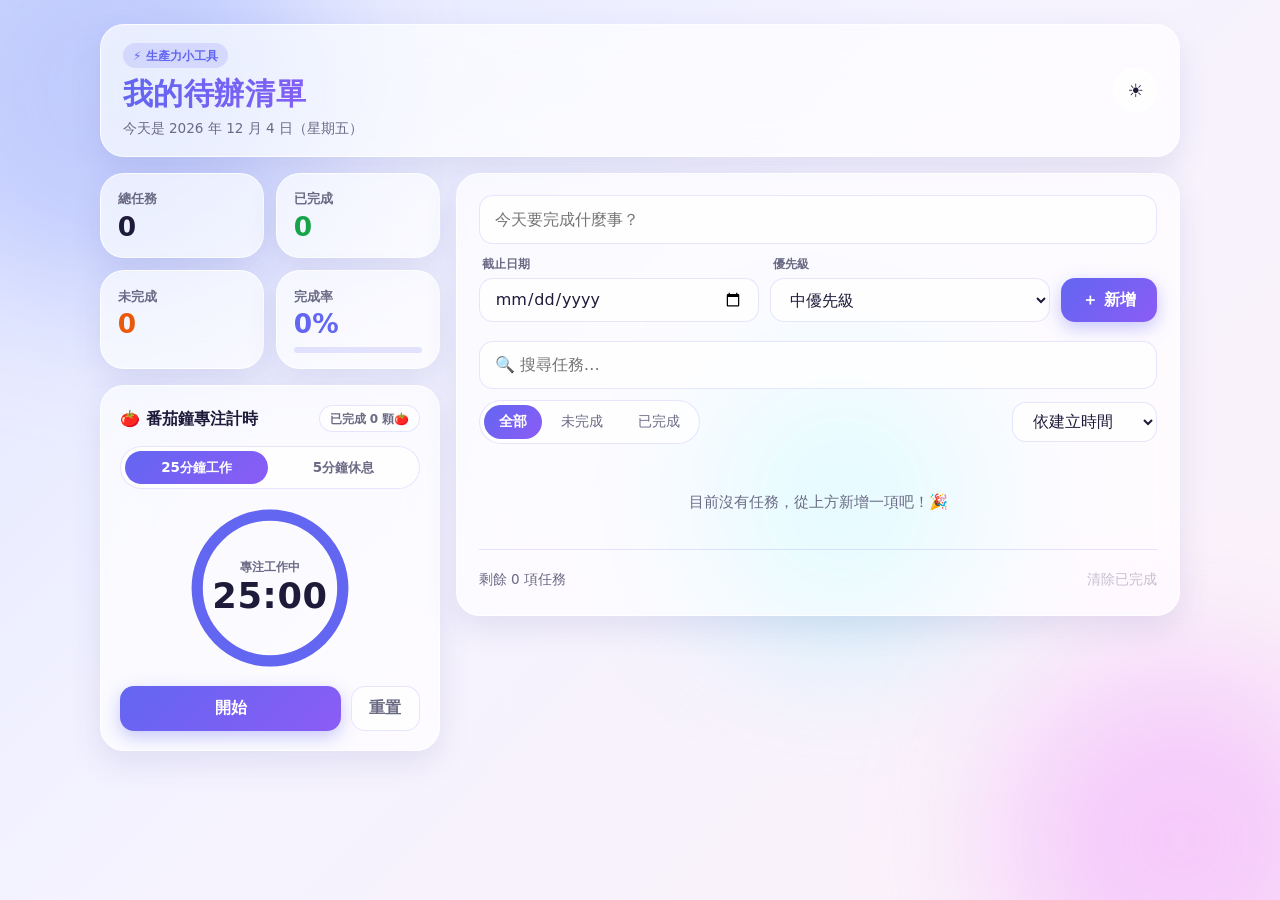
<file: index.html>
<!DOCTYPE html>
<html lang="zh-Hant-TW">
<head>
  <meta charset="UTF-8" />
  <meta name="viewport" content="width=device-width, initial-scale=1.0, viewport-fit=cover" />
  <meta name="description" content="結合待辦清單、番茄鐘（25分鐘工作／5分鐘休息）、統計儀表板、優先級與截止日期的個人生產力小工具（Productivity Widget）。" />
  <meta name="theme-color" content="#6366f1" />
  <meta name="apple-mobile-web-app-capable" content="yes" />
  <meta name="mobile-web-app-capable" content="yes" />
  <meta name="apple-mobile-web-app-status-bar-style" content="black-translucent" />
  <meta name="apple-mobile-web-app-title" content="生產力小工具" />
  <title>待辦清單 ＆ 番茄鐘 — 生產力小工具</title>
  <link rel="manifest" href="manifest.json" />
  <link rel="icon" type="image/png" sizes="192x192" href="icons/icon-192.png" />
  <link rel="apple-touch-icon" href="icons/apple-touch-icon.png" />
  <link rel="stylesheet" href="styles.css" />
  <script>
    // 在畫面繪製前套用已儲存的主題，避免閃爍。
    (function () {
      try {
        var t = localStorage.getItem('todo-app:theme');
        if (!t) t = window.matchMedia('(prefers-color-scheme: dark)').matches ? 'dark' : 'light';
        document.documentElement.setAttribute('data-theme', t);
      } catch (e) {}
    })();
  </script>
</head>
<body>
  <div class="bg-blobs" aria-hidden="true">
    <span class="blob blob-1"></span>
    <span class="blob blob-2"></span>
    <span class="blob blob-3"></span>
  </div>

  <main class="app widget-shell" aria-labelledby="app-title">
    <header class="app-header widget-header glass">
      <div class="brand-wrap">
        <span class="widget-pill">⚡ 生產力小工具</span>
        <h1 id="app-title">我的待辦清單</h1>
        <p id="today-label" class="subtitle"></p>
      </div>
      <div class="header-actions">
        <button id="install-btn" class="pill-btn" type="button" hidden>安裝 App</button>
        <button id="theme-toggle" class="icon-btn" type="button" aria-label="切換深色模式" title="切換深色模式">
          <span class="icon-sun" aria-hidden="true">☀️</span>
          <span class="icon-moon" aria-hidden="true">🌙</span>
        </button>
      </div>
    </header>

    <div class="widget-grid">
      <aside class="widget-sidebar">
        <!-- 統計儀表板小工具 -->
        <section class="dashboard" aria-label="統計儀表板">
          <div class="stat-card glass">
            <span class="stat-label">總任務</span>
            <span id="stat-total" class="stat-value">0</span>
          </div>
          <div class="stat-card glass">
            <span class="stat-label">已完成</span>
            <span id="stat-completed" class="stat-value stat-success">0</span>
          </div>
          <div class="stat-card glass">
            <span class="stat-label">未完成</span>
            <span id="stat-active" class="stat-value stat-warning">0</span>
          </div>
          <div class="stat-card glass">
            <span class="stat-label">完成率</span>
            <span id="stat-rate" class="stat-value stat-primary">0%</span>
            <div class="progress" role="progressbar" aria-label="完成率" aria-valuemin="0" aria-valuemax="100" aria-valuenow="0">
              <div id="progress-bar" class="progress-bar"></div>
            </div>
          </div>
        </section>

        <!-- 番茄鐘小工具 -->
        <section id="pomodoro-widget" class="pomodoro-card glass" aria-labelledby="pomo-title" data-mode="work">
          <div class="pomo-header">
            <h2 id="pomo-title" class="widget-title">🍅 番茄鐘專注計時</h2>
            <span id="pomo-sessions" class="pomo-badge" title="累計完成的番茄工作階段">已完成 0 顆🍅</span>
          </div>

          <div class="pomo-modes" role="group" aria-label="番茄鐘模式">
            <button type="button" id="pomo-mode-work" class="pomo-mode-btn active" data-mode="work" aria-pressed="true">25分鐘工作</button>
            <button type="button" id="pomo-mode-break" class="pomo-mode-btn" data-mode="break" aria-pressed="false">5分鐘休息</button>
          </div>

          <div class="pomo-ring-wrap">
            <svg class="pomo-ring" viewBox="0 0 120 120" aria-hidden="true">
              <circle class="pomo-ring-track" cx="60" cy="60" r="52"></circle>
              <circle id="pomo-ring-progress" class="pomo-ring-progress" cx="60" cy="60" r="52"></circle>
            </svg>
            <div class="pomo-time-box">
              <span id="pomo-status-label" class="pomo-status">專注工作中</span>
              <output id="pomo-display" class="pomo-time" aria-live="off">25:00</output>
            </div>
          </div>

          <div class="pomo-controls">
            <button type="button" id="pomo-toggle" class="btn-primary pomo-btn-main">開始</button>
            <button type="button" id="pomo-reset" class="pomo-btn-sub" aria-label="重置計時器">重置</button>
          </div>
        </section>
      </aside>

      <!-- 待辦任務主面板小工具 -->
      <section class="panel glass" aria-label="待辦任務管理">
        <form id="todo-form" class="todo-form" autocomplete="off">
          <label for="todo-input" class="sr-only">新增任務</label>
          <input id="todo-input" class="field" type="text" placeholder="今天要完成什麼事？" maxlength="200" />
          <div class="form-row">
            <label class="field-group">
              <span class="field-caption">截止日期</span>
              <input id="due-input" class="field" type="date" aria-label="截止日期" />
            </label>
            <label class="field-group">
              <span class="field-caption">優先級</span>
              <select id="priority-input" class="field" aria-label="優先級">
                <option value="high">高優先級</option>
                <option value="medium" selected>中優先級</option>
                <option value="low">低優先級</option>
              </select>
            </label>
            <button type="submit" class="btn-primary">＋ 新增</button>
          </div>
        </form>

        <div class="toolbar" aria-label="搜尋、篩選與排序">
          <label for="search-input" class="sr-only">搜尋任務</label>
          <input id="search-input" class="field search" type="search" placeholder="🔍 搜尋任務…" />
          <div class="toolbar-row">
            <div class="filters" role="group" aria-label="篩選任務">
              <button type="button" class="filter-btn active" data-filter="all" aria-pressed="true">全部</button>
              <button type="button" class="filter-btn" data-filter="active" aria-pressed="false">未完成</button>
              <button type="button" class="filter-btn" data-filter="completed" aria-pressed="false">已完成</button>
            </div>
            <label class="sort-wrap">
              <span class="sr-only">排序方式</span>
              <select id="sort-select" class="field" aria-label="排序方式">
                <option value="created">依建立時間</option>
                <option value="priority">依優先級</option>
                <option value="due">依截止日期</option>
              </select>
            </label>
          </div>
        </div>

        <ul id="todo-list" class="todo-list" aria-live="polite"></ul>
        <p id="empty-state" class="empty-state" hidden></p>

        <footer class="app-footer">
          <span id="todo-count">剩餘 0 項任務</span>
          <button id="clear-completed" type="button" class="link-btn">清除已完成</button>
        </footer>
      </section>
    </div>
  </main>

  <div id="toast" class="toast" role="status" aria-live="polite" hidden></div>

  <script src="app.js"></script>
</body>
</html>
</file>
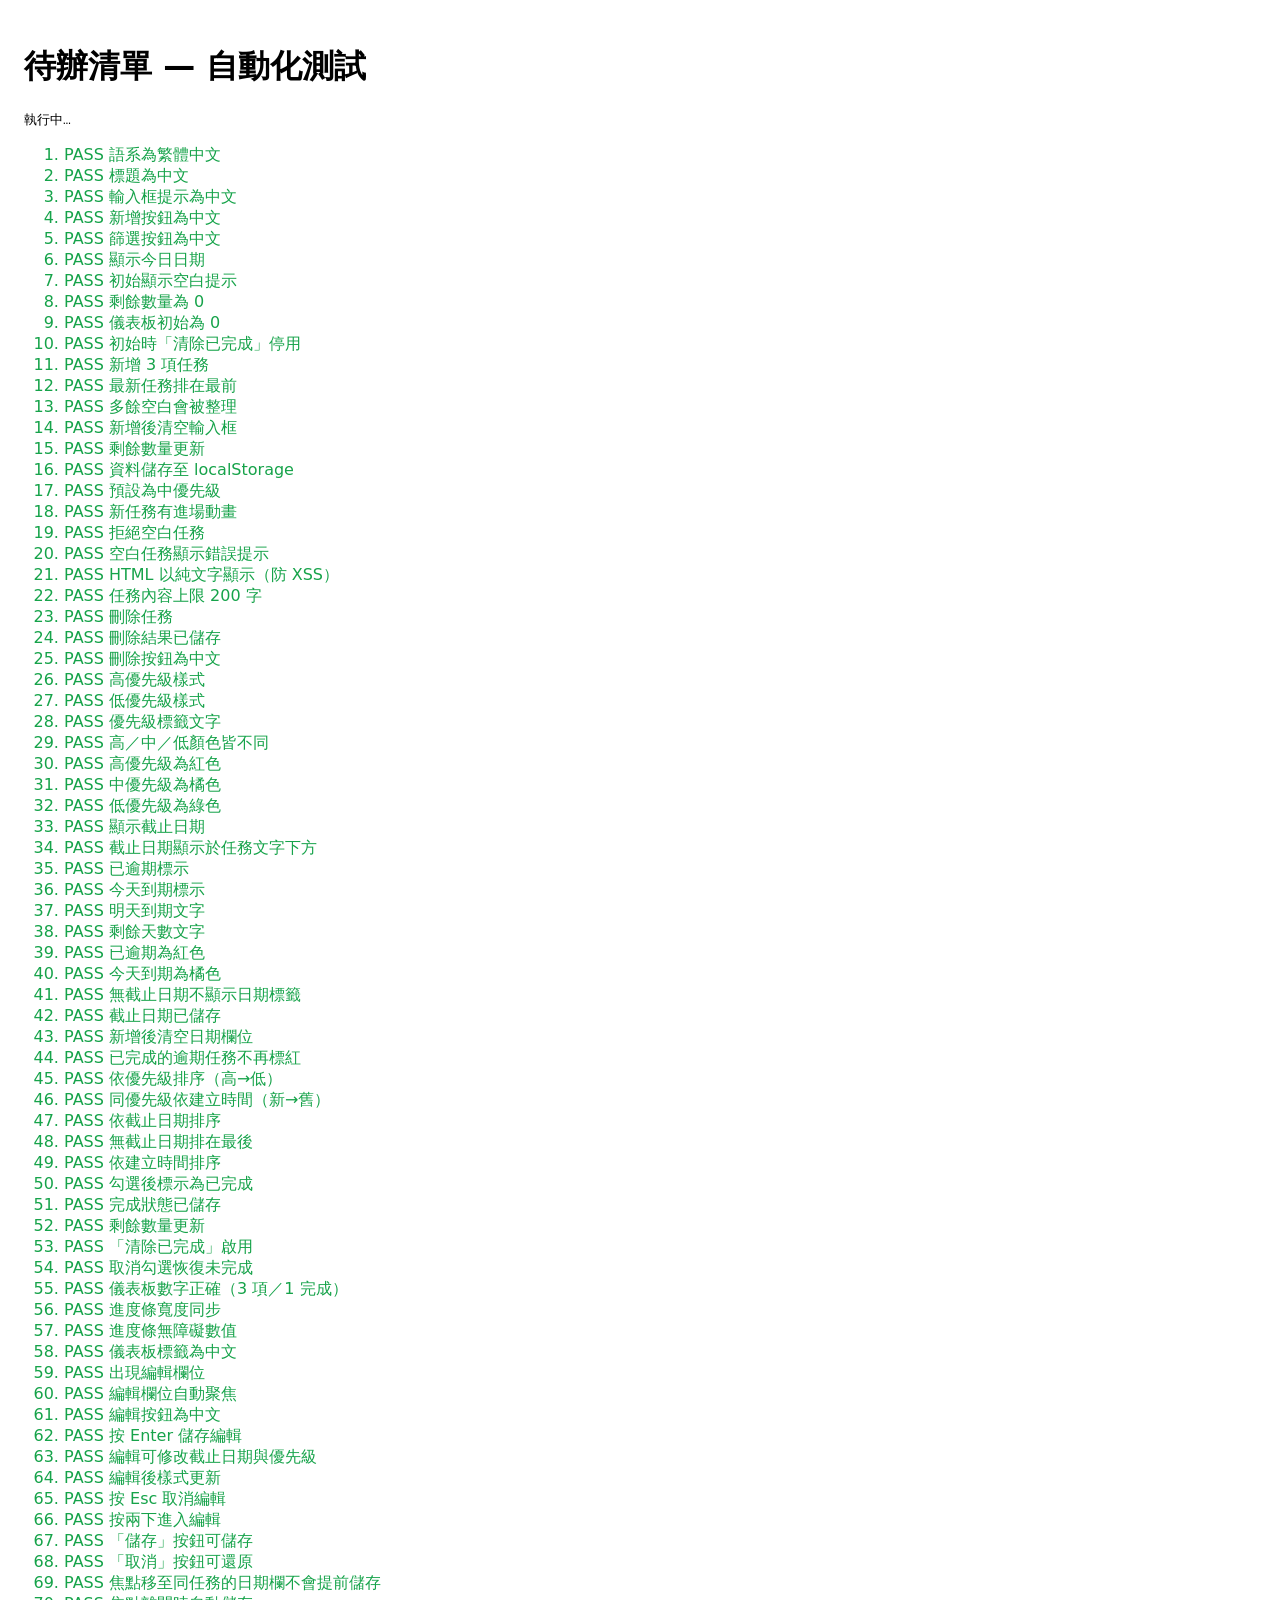
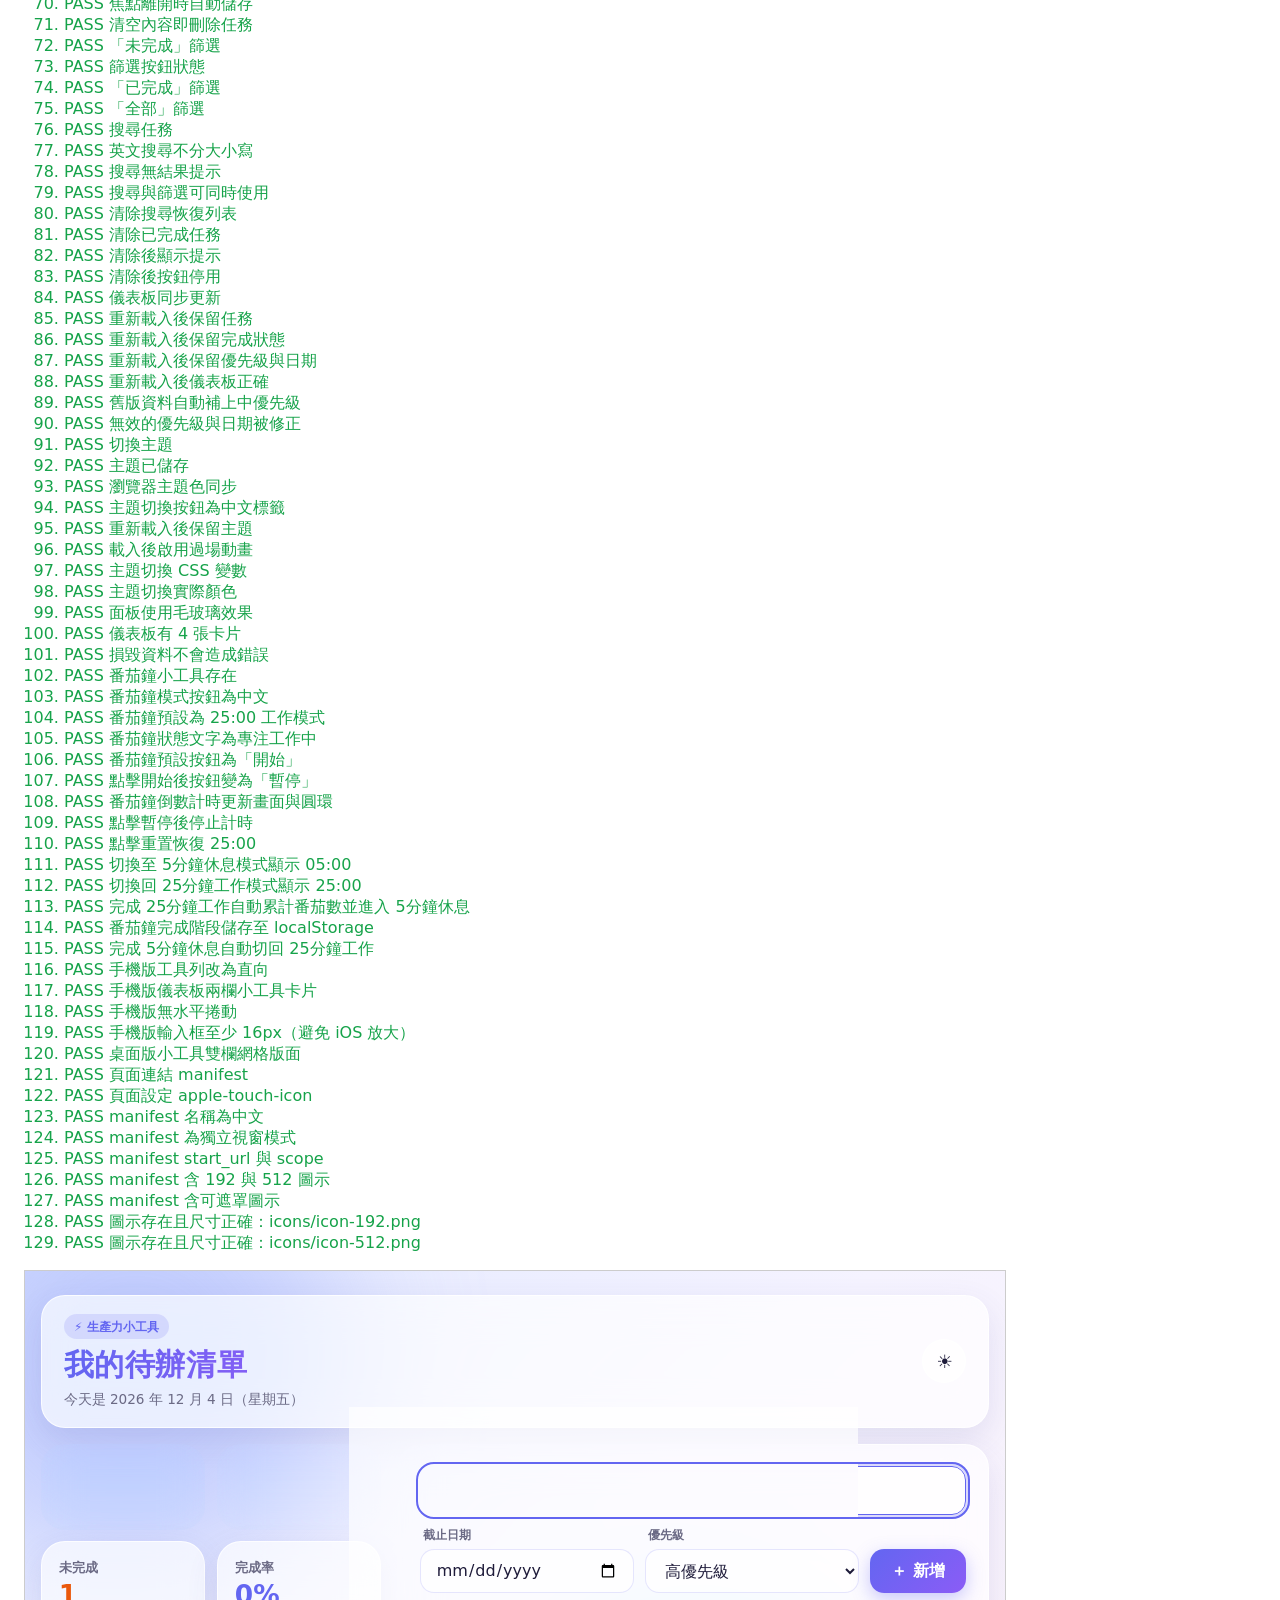
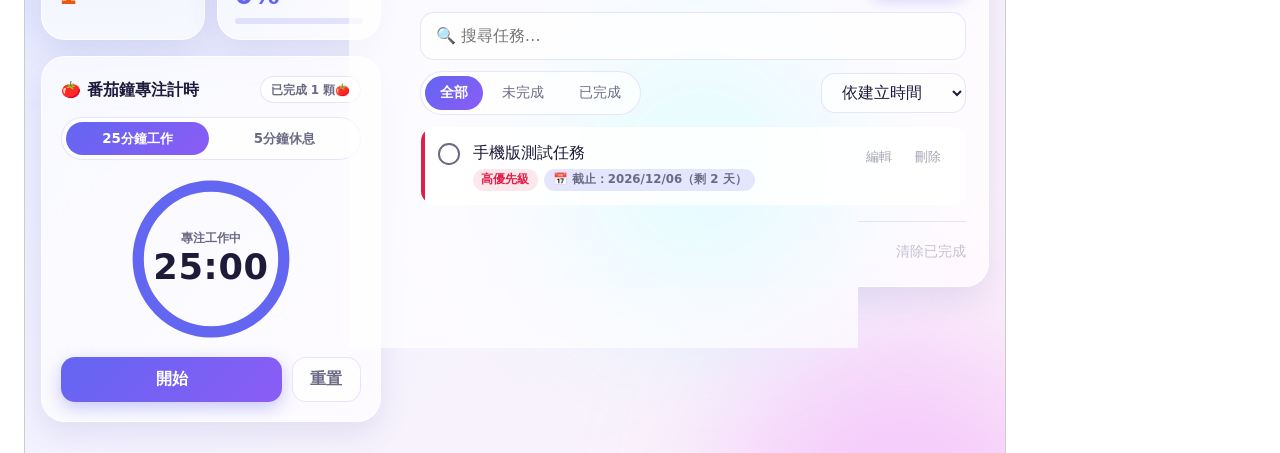
<file: tests/test.html>
<!DOCTYPE html>
<html lang="zh-Hant-TW">
<head>
  <meta charset="UTF-8" />
  <title>待辦清單 — 自動化測試</title>
  <style>
    body { font-family: system-ui, "Microsoft JhengHei", sans-serif; padding: 1rem; }
    .pass { color: #16a34a; } .fail { color: #dc2626; font-weight: bold; }
    iframe { width: 820px; height: 900px; border: 1px solid #ccc; }
  </style>
</head>
<body>
  <h1>待辦清單 — 自動化測試</h1>
  <pre id="summary">執行中…</pre>
  <ol id="results"></ol>
  <iframe id="frame" title="受測應用程式"></iframe>

  <script>
  (async function () {
    var frame = document.getElementById('frame');
    var resultsEl = document.getElementById('results');
    var summaryEl = document.getElementById('summary');
    var passed = 0, failed = 0;
    var isHttp = /^https?:$/.test(location.protocol);

    // ---------- 測試工具 ----------
    function log(ok, name, detail) {
      var li = document.createElement('li');
      li.className = ok ? 'pass' : 'fail';
      li.textContent = (ok ? 'PASS ' : 'FAIL ') + name + (detail !== undefined && !ok ? ' :: ' + detail : '');
      resultsEl.appendChild(li);
      ok ? passed++ : failed++;
    }
    function check(name, cond, detail) { log(!!cond, name, detail); }
    function wait(ms) { return new Promise(function (r) { setTimeout(r, ms); }); }

    function load() {
      return new Promise(function (res) {
        frame.onload = function () { setTimeout(res, 80); };
        frame.src = '../index.html?t=' + Date.now();
      });
    }
    var W, D;
    async function reload() { await load(); W = frame.contentWindow; D = W.document; }
    function $(s) { return D.querySelector(s); }
    function $$(s) { return Array.prototype.slice.call(D.querySelectorAll(s)); }
    function texts() { return $$('.todo-text').map(function (e) { return e.textContent; }); }
    function fire(node, type) { node.dispatchEvent(new W.Event(type, { bubbles: true, cancelable: true })); }
    function add(text, due, prio) {
      $('#todo-input').value = text;
      $('#due-input').value = due || '';
      $('#priority-input').value = prio || 'medium';
      fire($('#todo-form'), 'submit');
    }
    function item(t) {
      return $$('.todo-item').filter(function (li) {
        var s = li.querySelector('.todo-text'); return s && s.textContent === t;
      })[0];
    }
    function stored() { return JSON.parse(W.localStorage.getItem('todo-app:todos') || '[]'); }
    function storedItem(t) { return stored().filter(function (x) { return x.text === t; })[0]; }
    function setSearch(v) { $('#search-input').value = v; fire($('#search-input'), 'input'); }
    function setFilter(f) { $('.filter-btn[data-filter="' + f + '"]').click(); }
    function setSort(v) { $('#sort-select').value = v; fire($('#sort-select'), 'change'); }
    function key(node, k) { node.dispatchEvent(new W.KeyboardEvent('keydown', { key: k, bubbles: true })); }
    function stats() {
      return ['total', 'completed', 'active', 'rate'].map(function (k) { return $('#stat-' + k).textContent; }).join(',');
    }
    function pad(n) { return (n < 10 ? '0' : '') + n; }
    function dayOffset(n) {
      var d = new Date(); d.setDate(d.getDate() + n);
      return d.getFullYear() + '-' + pad(d.getMonth() + 1) + '-' + pad(d.getDate());
    }
    function fetchText(url) {
      return new Promise(function (res, rej) {
        var x = new XMLHttpRequest();
        x.open('GET', url);
        x.onload = function () { res(x.responseText); };
        x.onerror = function () { rej(new Error('無法讀取 ' + url)); };
        x.send();
      });
    }
    function loadImage(url) {
      return new Promise(function (res) {
        var img = new Image();
        img.onload = function () { res({ w: img.naturalWidth, h: img.naturalHeight }); };
        img.onerror = function () { res(null); };
        img.src = url;
      });
    }

    try {
      // ===== 初始狀態 =====
      await reload();
      W.localStorage.clear();
      await reload();

      check('語系為繁體中文', D.documentElement.lang === 'zh-Hant-TW');
      check('標題為中文', $('#app-title').textContent === '我的待辦清單');
      check('輸入框提示為中文', $('#todo-input').placeholder === '今天要完成什麼事？');
      check('新增按鈕為中文', /新增/.test($('#todo-form .btn-primary').textContent));
      check('篩選按鈕為中文', $$('.filter-btn').map(function (b) { return b.textContent; }).join('|') === '全部|未完成|已完成');
      check('顯示今日日期', /^今天是 \d{4} 年/.test($('#today-label').textContent), $('#today-label').textContent);
      check('初始顯示空白提示', !$('#empty-state').hidden && /目前沒有任務/.test($('#empty-state').textContent));
      check('剩餘數量為 0', $('#todo-count').textContent === '剩餘 0 項任務', $('#todo-count').textContent);
      check('儀表板初始為 0', stats() === '0,0,0,0%', stats());
      check('初始時「清除已完成」停用', $('#clear-completed').disabled);

      // ===== 新增任務 =====
      add('買牛奶');
      add('  遛   狗  ', '', 'low');
      add('寫報告', '', 'high');
      check('新增 3 項任務', $$('.todo-item').length === 3, $$('.todo-item').length);
      check('最新任務排在最前', texts()[0] === '寫報告', texts().join('|'));
      check('多餘空白會被整理', texts().indexOf('遛 狗') !== -1, texts().join('|'));
      check('新增後清空輸入框', $('#todo-input').value === '');
      check('剩餘數量更新', $('#todo-count').textContent === '剩餘 3 項任務', $('#todo-count').textContent);
      check('資料儲存至 localStorage', stored().length === 3);
      check('預設為中優先級', storedItem('買牛奶').priority === 'medium');
      check('新任務有進場動畫', item('寫報告').classList.contains('enter'));

      add('    ');
      check('拒絕空白任務', $$('.todo-item').length === 3);
      check('空白任務顯示錯誤提示', !$('#toast').hidden && $('#toast').classList.contains('error') && /不可為空白/.test($('#toast').textContent), $('#toast').textContent);

      add('<img src=x onerror="window.__xss=1">');
      check('HTML 以純文字顯示（防 XSS）', !$('.todo-text img') && W.__xss === undefined);
      add(new Array(300).join('字'));
      check('任務內容上限 200 字', texts()[0].length === 200, texts()[0].length);

      // ===== 刪除 =====
      item('<img src=x onerror="window.__xss=1">').querySelector('[data-action="delete"]').click();
      $$('.todo-item')[0].querySelector('[data-action="delete"]').click();
      check('刪除任務', $$('.todo-item').length === 3, $$('.todo-item').length);
      check('刪除結果已儲存', stored().length === 3);
      check('刪除按鈕為中文', item('買牛奶').querySelector('[data-action="delete"]').textContent === '刪除');

      // ===== 優先級 =====
      check('高優先級樣式', item('寫報告').classList.contains('priority-high'));
      check('低優先級樣式', item('遛 狗').classList.contains('priority-low'));
      var hb = item('寫報告').querySelector('.priority-badge');
      check('優先級標籤文字', hb.textContent === '高優先級' && item('買牛奶').querySelector('.priority-badge').textContent === '中優先級');
      var cHigh = W.getComputedStyle(hb).color;
      var cMed = W.getComputedStyle(item('買牛奶').querySelector('.priority-badge')).color;
      var cLow = W.getComputedStyle(item('遛 狗').querySelector('.priority-badge')).color;
      check('高／中／低顏色皆不同', cHigh !== cMed && cMed !== cLow && cHigh !== cLow, [cHigh, cMed, cLow].join(' '));
      function isReddish(c) { var m = c.match(/\d+/g).map(Number); return m[0] > 180 && m[1] < 120; }
      function isGreenish(c) { var m = c.match(/\d+/g).map(Number); return m[1] > m[0] && m[1] > m[2]; }
      function isOrange(c) { var m = c.match(/\d+/g).map(Number); return m[0] > 200 && m[1] > 60 && m[1] < 170 && m[2] < 80; }
      check('高優先級為紅色', isReddish(cHigh), cHigh);
      check('中優先級為橘色', isOrange(cMed), cMed);
      check('低優先級為綠色', isGreenish(cLow), cLow);

      // ===== 截止日期 =====
      add('昨天的任務', dayOffset(-1), 'medium');
      add('今天的任務', dayOffset(0), 'low');
      add('明天的任務', dayOffset(1), 'high');
      add('下週的任務', dayOffset(7), 'medium');
      var dOver = item('昨天的任務').querySelector('.due-badge');
      var dToday = item('今天的任務').querySelector('.due-badge');
      var dTom = item('明天的任務').querySelector('.due-badge');
      check('顯示截止日期', !!dOver && dOver.textContent.indexOf(dayOffset(-1).replace(/-/g, '/')) !== -1, dOver && dOver.textContent);
      check('截止日期顯示於任務文字下方', dOver.parentNode.previousElementSibling.classList.contains('todo-text'));
      check('已逾期標示', dOver.classList.contains('overdue') && /已逾期 1 天/.test(dOver.textContent), dOver.textContent);
      check('今天到期標示', dToday.classList.contains('today') && /今天到期/.test(dToday.textContent), dToday.textContent);
      check('明天到期文字', !dTom.classList.contains('overdue') && !dTom.classList.contains('today') && /明天到期/.test(dTom.textContent), dTom.textContent);
      check('剩餘天數文字', /剩 7 天/.test(item('下週的任務').querySelector('.due-badge').textContent));
      check('已逾期為紅色', isReddish(W.getComputedStyle(dOver).color), W.getComputedStyle(dOver).color);
      check('今天到期為橘色', isOrange(W.getComputedStyle(dToday).color), W.getComputedStyle(dToday).color);
      check('無截止日期不顯示日期標籤', !item('買牛奶').querySelector('.due-badge'));
      check('截止日期已儲存', storedItem('明天的任務').dueDate === dayOffset(1));
      check('新增後清空日期欄位', $('#due-input').value === '');
      item('昨天的任務').querySelector('.toggle').click();
      check('已完成的逾期任務不再標紅', !item('昨天的任務').querySelector('.due-badge').classList.contains('overdue'));
      item('昨天的任務').querySelector('.toggle').click();

      // ===== 排序 =====
      setSort('priority');
      var prioOrder = $$('.todo-item').map(function (li) { return li.className.match(/priority-(\w+)/)[1]; });
      var ranks = prioOrder.map(function (p) { return { high: 0, medium: 1, low: 2 }[p]; });
      check('依優先級排序（高→低）', ranks.every(function (r, i) { return i === 0 || ranks[i - 1] <= r; }), prioOrder.join(','));
      check('同優先級依建立時間（新→舊）', texts()[0] === '明天的任務' && texts()[1] === '寫報告', texts().join('|'));
      setSort('due');
      check('依截止日期排序', texts().slice(0, 4).join('|') === '昨天的任務|今天的任務|明天的任務|下週的任務', texts().join('|'));
      check('無截止日期排在最後', ['買牛奶', '遛 狗', '寫報告'].indexOf(texts()[6]) !== -1 && texts().length === 7);
      setSort('created');
      check('依建立時間排序', texts()[0] === '下週的任務' && texts()[6] === '買牛奶', texts().join('|'));

      // 清理日期任務
      ['昨天的任務', '今天的任務', '明天的任務', '下週的任務'].forEach(function (t) { item(t).querySelector('[data-action="delete"]').click(); });

      // ===== 完成任務 =====
      item('買牛奶').querySelector('.toggle').click();
      check('勾選後標示為已完成', item('買牛奶').classList.contains('completed'));
      check('完成狀態已儲存', storedItem('買牛奶').completed === true);
      check('剩餘數量更新', $('#todo-count').textContent === '剩餘 2 項任務', $('#todo-count').textContent);
      check('「清除已完成」啟用', !$('#clear-completed').disabled);
      item('買牛奶').querySelector('.toggle').click();
      check('取消勾選恢復未完成', !item('買牛奶').classList.contains('completed'));
      item('買牛奶').querySelector('.toggle').click();

      // ===== 統計儀表板 =====
      check('儀表板數字正確（3 項／1 完成）', stats() === '3,1,2,33%', stats());
      check('進度條寬度同步', $('#progress-bar').style.width === '33%', $('#progress-bar').style.width);
      check('進度條無障礙數值', $('.progress').getAttribute('aria-valuenow') === '33');
      check('儀表板標籤為中文', $$('.stat-label').map(function (e) { return e.textContent; }).join('|') === '總任務|已完成|未完成|完成率');

      // ===== 編輯 =====
      item('寫報告').querySelector('[data-action="edit"]').click();
      var ed = $('.todo-edit');
      check('出現編輯欄位', !!ed && !!$('.edit-due') && !!$('.edit-priority'));
      check('編輯欄位自動聚焦', D.activeElement === ed);
      check('編輯按鈕為中文', !!$('[data-action="save"]') && $('[data-action="save"]').textContent === '儲存' && $('[data-action="cancel"]').textContent === '取消');
      ed.value = '寫期末報告';
      $('.edit-due').value = dayOffset(3);
      $('.edit-priority').value = 'low';
      key(ed, 'Enter');
      check('按 Enter 儲存編輯', texts().indexOf('寫期末報告') !== -1 && !$('.todo-edit'), texts().join('|'));
      var e1 = storedItem('寫期末報告');
      check('編輯可修改截止日期與優先級', e1 && e1.dueDate === dayOffset(3) && e1.priority === 'low', JSON.stringify(e1));
      check('編輯後樣式更新', item('寫期末報告').classList.contains('priority-low') && /剩 3 天/.test(item('寫期末報告').querySelector('.due-badge').textContent));

      item('遛 狗').querySelector('[data-action="edit"]').click();
      $('.todo-edit').value = '不應儲存';
      key($('.todo-edit'), 'Escape');
      check('按 Esc 取消編輯', texts().indexOf('遛 狗') !== -1 && texts().indexOf('不應儲存') === -1, texts().join('|'));

      item('遛 狗').querySelector('.todo-text').dispatchEvent(new W.MouseEvent('dblclick', { bubbles: true }));
      check('按兩下進入編輯', !!$('.todo-edit'));
      $('.todo-edit').value = '遛貓';
      $('[data-action="save"]').click();
      check('「儲存」按鈕可儲存', texts().indexOf('遛貓') !== -1, texts().join('|'));

      item('遛貓').querySelector('[data-action="edit"]').click();
      $('.todo-edit').value = '不要';
      $('[data-action="cancel"]').click();
      check('「取消」按鈕可還原', texts().indexOf('遛貓') !== -1 && texts().indexOf('不要') === -1, texts().join('|'));

      item('遛貓').querySelector('[data-action="edit"]').click();
      $('.todo-edit').value = '遛貓（失焦）';
      $('.edit-due').focus();
      check('焦點移至同任務的日期欄不會提前儲存', !!$('.todo-edit'));
      $('#search-input').focus();
      check('焦點離開時自動儲存', texts().indexOf('遛貓（失焦）') !== -1, texts().join('|'));

      add('暫時任務');
      item('暫時任務').querySelector('[data-action="edit"]').click();
      $('.todo-edit').value = '   ';
      key($('.todo-edit'), 'Enter');
      check('清空內容即刪除任務', !item('暫時任務') && $$('.todo-item').length === 3, texts().join('|'));

      // ===== 篩選 =====
      setFilter('active');
      check('「未完成」篩選', texts().length === 2 && texts().indexOf('買牛奶') === -1, texts().join('|'));
      check('篩選按鈕狀態', $('.filter-btn[data-filter="active"]').getAttribute('aria-pressed') === 'true');
      setFilter('completed');
      check('「已完成」篩選', texts().length === 1 && texts()[0] === '買牛奶', texts().join('|'));
      setFilter('all');
      check('「全部」篩選', texts().length === 3);

      // ===== 搜尋 =====
      setSearch('貓');
      check('搜尋任務', texts().length === 1 && /遛貓/.test(texts()[0]), texts().join('|'));
      setSearch('ABC');
      add('Buy Apples');
      setSearch('apple');
      check('英文搜尋不分大小寫', texts().length === 1 && texts()[0] === 'Buy Apples', texts().join('|'));
      item('Buy Apples').querySelector('[data-action="delete"]').click();
      setSearch('不存在的內容');
      check('搜尋無結果提示', texts().length === 0 && !$('#empty-state').hidden && /找不到符合/.test($('#empty-state').textContent), $('#empty-state').textContent);
      setSearch('報告');
      setFilter('completed');
      check('搜尋與篩選可同時使用', texts().length === 0);
      setFilter('all');
      setSearch('');
      check('清除搜尋恢復列表', texts().length === 3);

      // ===== 清除已完成 =====
      $('#clear-completed').click();
      check('清除已完成任務', texts().length === 2 && texts().indexOf('買牛奶') === -1, texts().join('|'));
      check('清除後顯示提示', /已清除 1 項/.test($('#toast').textContent), $('#toast').textContent);
      check('清除後按鈕停用', $('#clear-completed').disabled);
      check('儀表板同步更新', stats() === '2,0,2,0%', stats());

      // ===== 重新載入後保留資料 =====
      item('寫期末報告').querySelector('.toggle').click();
      await reload();
      check('重新載入後保留任務', texts().length === 2, texts().join('|'));
      check('重新載入後保留完成狀態', item('寫期末報告').classList.contains('completed'));
      check('重新載入後保留優先級與日期', item('寫期末報告').classList.contains('priority-low') && !!item('寫期末報告').querySelector('.due-badge'));
      check('重新載入後儀表板正確', stats() === '2,1,1,50%', stats());

      // ===== 舊版資料移轉 =====
      W.localStorage.setItem('todo-app:todos', JSON.stringify([{ id: 'old1', text: '舊任務', completed: false, createdAt: 1 }, { id: 'bad', text: '壞資料', priority: 'urgent', dueDate: 'tomorrow' }]));
      await reload();
      check('舊版資料自動補上中優先級', item('舊任務') && item('舊任務').classList.contains('priority-medium'));
      check('無效的優先級與日期被修正', item('壞資料').classList.contains('priority-medium') && !item('壞資料').querySelector('.due-badge'));

      // ===== 深色模式 =====
      var before = D.documentElement.getAttribute('data-theme');
      $('#theme-toggle').click();
      var after = D.documentElement.getAttribute('data-theme');
      check('切換主題', before !== after && (after === 'dark' || after === 'light'), before + '→' + after);
      check('主題已儲存', W.localStorage.getItem('todo-app:theme') === after);
      check('瀏覽器主題色同步', $('meta[name="theme-color"]').content === (after === 'dark' ? '#0b0d1a' : '#6366f1'));
      check('主題切換按鈕為中文標籤', $('#theme-toggle').getAttribute('aria-label') === '切換深色模式');
      await reload();
      check('重新載入後保留主題', D.documentElement.getAttribute('data-theme') === after);
      await wait(200); // 等待備援計時器（150ms）啟用過場
      check('載入後啟用過場動畫', D.documentElement.classList.contains('theme-ready'));
      // 無頭模式下畫面外的 iframe 動畫不會推進，停用過場以檢查最終顏色
      var noAnim = D.createElement('style');
      noAnim.textContent = '* { transition: none !important; }';
      D.head.appendChild(noAnim);
      var bg1 = W.getComputedStyle(D.body).backgroundColor;
      var v1 = W.getComputedStyle(D.documentElement).getPropertyValue('--bg').trim();
      $('#theme-toggle').click();
      var bg2 = W.getComputedStyle(D.body).backgroundColor;
      var v2 = W.getComputedStyle(D.documentElement).getPropertyValue('--bg').trim();
      check('主題切換 CSS 變數', v1 !== v2, v1 + ' vs ' + v2);
      check('主題切換實際顏色', bg1 !== bg2, bg1 + ' vs ' + bg2);

      // ===== 毛玻璃樣式 =====
      var panelStyle = W.getComputedStyle($('.panel'));
      var bf = panelStyle.backdropFilter || panelStyle.webkitBackdropFilter || '';
      check('面板使用毛玻璃效果', /blur/.test(bf), bf);
      check('儀表板有 4 張卡片', $$('.stat-card').length === 4);

      // ===== 資料損毀處理 =====
      W.localStorage.setItem('todo-app:todos', '{not json');
      await reload();
      check('損毀資料不會造成錯誤', $$('.todo-item').length === 0 && !$('#empty-state').hidden);

      // ===== 番茄鐘 (Pomodoro Timer) =====
      check('番茄鐘小工具存在', !!$('#pomodoro-widget'));
      check('番茄鐘模式按鈕為中文', $('#pomo-mode-work').textContent === '25分鐘工作' && $('#pomo-mode-break').textContent === '5分鐘休息');
      check('番茄鐘預設為 25:00 工作模式', $('#pomo-display').textContent === '25:00' && $('#pomodoro-widget').getAttribute('data-mode') === 'work');
      check('番茄鐘狀態文字為專注工作中', $('#pomo-status-label').textContent === '專注工作中');
      check('番茄鐘預設按鈕為「開始」', $('#pomo-toggle').textContent === '開始' && $('#pomo-reset').textContent === '重置');
      $('#pomo-toggle').click();
      check('點擊開始後按鈕變為「暫停」', $('#pomo-toggle').textContent === '暫停' && W.__pomoTest.getState().running === true);
      W.__pomoTest.tick(65);
      check('番茄鐘倒數計時更新畫面與圓環', $('#pomo-display').textContent === '23:55' && parseFloat($('#pomo-ring-progress').style.strokeDashoffset) > 0, $('#pomo-display').textContent);
      $('#pomo-toggle').click();
      check('點擊暫停後停止計時', $('#pomo-toggle').textContent === '開始' && W.__pomoTest.getState().running === false);
      $('#pomo-reset').click();
      check('點擊重置恢復 25:00', $('#pomo-display').textContent === '25:00' && parseFloat($('#pomo-ring-progress').style.strokeDashoffset) === 0);
      $('#pomo-mode-break').click();
      check('切換至 5分鐘休息模式顯示 05:00', $('#pomo-display').textContent === '05:00' && $('#pomodoro-widget').getAttribute('data-mode') === 'break' && $('#pomo-status-label').textContent === '休息放鬆中');
      $('#pomo-mode-work').click();
      check('切換回 25分鐘工作模式顯示 25:00', $('#pomo-display').textContent === '25:00' && $('#pomodoro-widget').getAttribute('data-mode') === 'work');
      W.__pomoTest.tick(25 * 60);
      check('完成 25分鐘工作自動累計番茄數並進入 5分鐘休息', $('#pomo-sessions').textContent === '已完成 1 顆🍅' && $('#pomodoro-widget').getAttribute('data-mode') === 'break' && $('#pomo-display').textContent === '05:00');
      check('番茄鐘完成階段儲存至 localStorage', W.localStorage.getItem('todo-app:pomodoros') === '1');
      W.__pomoTest.tick(5 * 60);
      check('完成 5分鐘休息自動切回 25分鐘工作', $('#pomodoro-widget').getAttribute('data-mode') === 'work' && $('#pomo-display').textContent === '25:00');

      // ===== 響應式與行動小工具版面 (Mobile Widget Layout) =====
      add('手機版測試任務', dayOffset(2), 'high');
      frame.style.width = '360px';
      await wait(80);
      check('手機版工具列改為直向', W.getComputedStyle($('.toolbar-row')).flexDirection === 'column', W.getComputedStyle($('.toolbar-row')).flexDirection);
      check('手機版儀表板兩欄小工具卡片', W.getComputedStyle($('.dashboard')).gridTemplateColumns.split(' ').length === 2, W.getComputedStyle($('.dashboard')).gridTemplateColumns);
      check('手機版無水平捲動', D.documentElement.scrollWidth <= W.innerWidth, D.documentElement.scrollWidth + ' > ' + W.innerWidth);
      check('手機版輸入框至少 16px（避免 iOS 放大）', parseFloat(W.getComputedStyle($('#todo-input')).fontSize) >= 16);
      frame.style.width = '980px';
      await wait(80);
      check('桌面版小工具雙欄網格版面', W.getComputedStyle($('.widget-grid')).gridTemplateColumns.split(' ').length === 2, W.getComputedStyle($('.widget-grid')).gridTemplateColumns);

      // ===== PWA =====
      check('頁面連結 manifest', !!$('link[rel="manifest"]'));
      check('頁面設定 apple-touch-icon', !!$('link[rel="apple-touch-icon"]'));
      var manifest = JSON.parse(await fetchText('../manifest.json'));
      check('manifest 名稱為中文', manifest.short_name === '待辦清單' && /待辦清單/.test(manifest.name));
      check('manifest 為獨立視窗模式', manifest.display === 'standalone');
      check('manifest start_url 與 scope', manifest.start_url === './' && manifest.scope === './');
      var sizes = manifest.icons.map(function (i) { return i.sizes; });
      check('manifest 含 192 與 512 圖示', sizes.indexOf('192x192') !== -1 && sizes.indexOf('512x512') !== -1);
      check('manifest 含可遮罩圖示', manifest.icons.some(function (i) { return i.purpose === 'maskable'; }));
      for (var i = 0; i < manifest.icons.length; i++) {
        var ic = manifest.icons[i];
        var dim = await loadImage('../' + ic.src);
        check('圖示存在且尺寸正確：' + ic.src, dim && (dim.w + 'x' + dim.h) === ic.sizes, dim && dim.w + 'x' + dim.h);
      }
      var sw = await fetchText('../service-worker.js');
      check('Service Worker 檔案存在', /addEventListener\('fetch'/.test(sw) && /addEventListener\('install'/.test(sw));
      var shell = sw.match(/'\.\/[^']*'/g).map(function (s) { return s.slice(3, -1); });
      for (var j = 0; j < shell.length; j++) {
        if (!shell[j] || shell[j] === 'index.html') continue;
        try { await fetchText('../' + shell[j]); check('快取清單檔案存在：' + shell[j], true); }
        catch (err) { check('快取清單檔案存在：' + shell[j], false, err.message); }
      }

      if (isHttp) {
        // 於 http(s) 環境實際驗證 Service Worker 註冊與離線快取
        var reg = await Promise.race([W.navigator.serviceWorker.ready, wait(15000).then(function () { return null; })]);
        check('Service Worker 已註冊並啟用', !!(reg && reg.active), reg ? reg.active && reg.active.state : 'timeout');
        await wait(1500);
        var keys = await W.caches.keys();
        var cacheName = keys.filter(function (k) { return k.indexOf('todo-app-') === 0; })[0];
        check('已建立離線快取', !!cacheName, keys.join(','));
        if (cacheName) {
          var cache = await W.caches.open(cacheName);
          var hits = await Promise.all(['index.html', 'app.js', 'styles.css', 'manifest.json'].map(function (f) {
            return cache.match(new URL('../' + f, location.href).href);
          }));
          check('App 外殼已快取（離線可用）', hits.every(Boolean), hits.map(Boolean).join(','));
        }
      }

      W.localStorage.clear();
    } catch (e) {
      log(false, '發生未預期的錯誤', e && (e.stack || e.message || e));
    }

    summaryEl.textContent = 'DONE passed=' + passed + ' failed=' + failed;
    document.title = 'DONE ' + passed + '/' + (passed + failed);
  })();
  </script>
</body>
</html>
</file>
<file: styles.css>
/* ==========================================================
   待辦清單 ＆ 番茄鐘 — 行動小工具風格（Mobile Widget Style）樣式表
   ========================================================== */

:root {
  --bg: #eef0fb;
  --bg-grad: linear-gradient(135deg, #e0e7ff 0%, #f5f3ff 45%, #fdf2f8 100%);
  --glass: rgba(255, 255, 255, 0.68);
  --glass-strong: rgba(255, 255, 255, 0.86);
  --glass-border: rgba(255, 255, 255, 0.78);
  --field-bg: rgba(255, 255, 255, 0.74);
  --text: #1e1b3a;
  --muted: #6b6a85;
  --border: rgba(99, 102, 241, 0.16);
  --primary: #6366f1;
  --primary-2: #8b5cf6;
  --on-primary: #ffffff;
  --danger: #e11d48;
  --warning: #ea580c;
  --success: #16a34a;
  --danger-bg: rgba(225, 29, 72, 0.1);
  --warning-bg: rgba(234, 88, 12, 0.12);
  --success-bg: rgba(22, 163, 74, 0.12);
  --shadow: 0 12px 32px rgba(76, 70, 160, 0.12);
  --radius: 24px;
  --radius-sm: 14px;
  --blob-1: #a5b4fc;
  --blob-2: #f0abfc;
  --blob-3: #67e8f9;
  --ease: cubic-bezier(0.22, 1, 0.36, 1);
}

[data-theme="dark"] {
  --bg: #0b0d1a;
  --bg-grad: linear-gradient(135deg, #0b0d1a 0%, #141634 50%, #1a1030 100%);
  --glass: rgba(28, 30, 56, 0.62);
  --glass-strong: rgba(36, 38, 68, 0.88);
  --glass-border: rgba(255, 255, 255, 0.09);
  --field-bg: rgba(15, 17, 35, 0.65);
  --text: #eceaff;
  --muted: #a3a1c2;
  --border: rgba(165, 180, 252, 0.14);
  --primary: #818cf8;
  --primary-2: #c084fc;
  --on-primary: #0b0d1a;
  --danger: #fb7185;
  --warning: #fb923c;
  --success: #4ade80;
  --danger-bg: rgba(251, 113, 133, 0.14);
  --warning-bg: rgba(251, 146, 60, 0.14);
  --success-bg: rgba(74, 222, 128, 0.12);
  --shadow: 0 12px 32px rgba(0, 0, 0, 0.45);
  --blob-1: #4338ca;
  --blob-2: #7e22ce;
  --blob-3: #0e7490;
}

*, *::before, *::after { box-sizing: border-box; }
html, body { margin: 0; padding: 0; }

body {
  font-family: system-ui, -apple-system, "Segoe UI", "PingFang TC", "Noto Sans TC", "Microsoft JhengHei", sans-serif;
  background: var(--bg);
  background-image: var(--bg-grad);
  background-attachment: fixed;
  color: var(--text);
  min-height: 100vh;
  min-height: 100dvh;
  line-height: 1.5;
  -webkit-font-smoothing: antialiased;
  -webkit-tap-highlight-color: transparent;
  padding: max(1.5rem, env(safe-area-inset-top)) 1rem max(2rem, env(safe-area-inset-bottom));
}

/* 首次繪製後才啟用主題過場，避免載入時閃爍。 */
.theme-ready body,
.theme-ready .glass,
.theme-ready .field { transition: background-color 0.35s var(--ease), color 0.35s var(--ease), border-color 0.35s var(--ease); }

.sr-only {
  position: absolute; width: 1px; height: 1px; padding: 0; margin: -1px;
  overflow: hidden; clip: rect(0, 0, 0, 0); white-space: nowrap; border: 0;
}

/* ---------- 背景光暈 ---------- */
.bg-blobs { position: fixed; inset: 0; overflow: hidden; z-index: -1; pointer-events: none; }
.blob {
  position: absolute; border-radius: 50%; filter: blur(70px); opacity: 0.55;
  animation: float 18s ease-in-out infinite alternate;
}
.blob-1 { width: 420px; height: 420px; background: var(--blob-1); top: -120px; left: -100px; }
.blob-2 { width: 360px; height: 360px; background: var(--blob-2); bottom: -120px; right: -80px; animation-delay: -6s; }
.blob-3 { width: 280px; height: 280px; background: var(--blob-3); top: 40%; left: 55%; animation-delay: -12s; opacity: 0.35; }
@keyframes float {
  from { transform: translate(0, 0) scale(1); }
  to { transform: translate(40px, 30px) scale(1.08); }
}

/* ---------- 小工具外殼與網格版面 (Widget Layout) ---------- */
.app {
  width: 100%;
  max-width: 1080px;
  margin: 0 auto;
  display: flex;
  flex-direction: column;
  gap: 1rem;
}

.glass {
  background: var(--glass);
  border: 1px solid var(--glass-border);
  border-radius: var(--radius);
  box-shadow: var(--shadow);
  -webkit-backdrop-filter: blur(20px) saturate(170%);
  backdrop-filter: blur(20px) saturate(170%);
}

.widget-header {
  display: flex;
  align-items: center;
  justify-content: space-between;
  gap: 1rem;
  padding: 1.1rem 1.35rem;
}

.widget-pill {
  display: inline-flex;
  align-items: center;
  gap: 0.3rem;
  font-size: 0.75rem;
  font-weight: 700;
  padding: 0.2rem 0.65rem;
  border-radius: 999px;
  background: color-mix(in srgb, var(--primary) 16%, transparent);
  color: var(--primary);
  margin-bottom: 0.25rem;
}

.app-header h1 {
  margin: 0;
  font-size: clamp(1.45rem, 3.2vw, 1.85rem);
  letter-spacing: 0.02em;
  background: linear-gradient(90deg, var(--primary), var(--primary-2));
  -webkit-background-clip: text;
  background-clip: text;
  color: transparent;
}
.subtitle { margin: 0.1rem 0 0; color: var(--muted); font-size: 0.85rem; }
.header-actions { display: flex; gap: 0.5rem; align-items: center; }

.widget-grid {
  display: grid;
  grid-template-columns: 340px minmax(0, 1fr);
  gap: 1rem;
  align-items: start;
}

.widget-sidebar {
  display: flex;
  flex-direction: column;
  gap: 1rem;
}

button { font: inherit; cursor: pointer; color: inherit; }
input, select { font: inherit; color: inherit; }

.icon-btn {
  width: 2.75rem; height: 2.75rem; border-radius: 50%; font-size: 1.15rem;
  display: grid; place-items: center;
  background: var(--field-bg); border: 1px solid var(--glass-border);
  transition: transform 0.25s var(--ease), border-color 0.2s;
}
.icon-btn:hover { transform: rotate(18deg) scale(1.05); border-color: var(--primary); }
.icon-moon { display: none; }
[data-theme="dark"] .icon-sun { display: none; }
[data-theme="dark"] .icon-moon { display: inline; }

.pill-btn {
  border: 1px solid var(--primary); color: var(--primary); background: transparent;
  border-radius: 999px; padding: 0.45rem 0.95rem; font-size: 0.875rem; font-weight: 600;
  transition: background 0.2s, color 0.2s;
}
.pill-btn:hover { background: var(--primary); color: var(--on-primary); }

/* ---------- 統計儀表板小工具 (2x2 Bento Cards) ---------- */
.dashboard {
  display: grid;
  grid-template-columns: repeat(2, 1fr);
  gap: 0.75rem;
}
.stat-card {
  padding: 0.95rem 1.05rem;
  display: flex;
  flex-direction: column;
  gap: 0.15rem;
  transition: transform 0.3s var(--ease), box-shadow 0.3s var(--ease);
}
.stat-card:hover { transform: translateY(-2px); }
.stat-label { color: var(--muted); font-size: 0.8rem; font-weight: 600; }
.stat-value { font-size: 1.65rem; font-weight: 800; font-variant-numeric: tabular-nums; line-height: 1.2; }
.stat-success { color: var(--success); }
.stat-warning { color: var(--warning); }
.stat-primary { color: var(--primary); }
.stat-value.bump { animation: bump 0.35s var(--ease); }
@keyframes bump { 50% { transform: scale(1.18); } }

.progress { height: 6px; border-radius: 999px; background: var(--border); overflow: hidden; margin-top: 0.3rem; }
.progress-bar {
  height: 100%; width: 0; border-radius: inherit;
  background: linear-gradient(90deg, var(--primary), var(--primary-2));
  transition: width 0.6s var(--ease);
}

/* ---------- 番茄鐘小工具 (Pomodoro Widget) ---------- */
.pomodoro-card {
  padding: 1.2rem;
  display: flex;
  flex-direction: column;
  align-items: center;
  gap: 0.9rem;
  position: relative;
  overflow: hidden;
}
.pomodoro-card[data-mode="break"] {
  --pomo-accent: var(--success);
}
.pomodoro-card[data-mode="work"] {
  --pomo-accent: var(--primary);
}

.pomo-header {
  width: 100%;
  display: flex;
  align-items: center;
  justify-content: space-between;
  gap: 0.5rem;
}
.widget-title {
  margin: 0;
  font-size: 1rem;
  font-weight: 700;
}
.pomo-badge {
  font-size: 0.75rem;
  font-weight: 600;
  padding: 0.2rem 0.6rem;
  border-radius: 999px;
  background: var(--field-bg);
  border: 1px solid var(--border);
  color: var(--muted);
}

.pomo-modes {
  width: 100%;
  display: grid;
  grid-template-columns: 1fr 1fr;
  gap: 0.25rem;
  padding: 0.25rem;
  border-radius: 999px;
  background: var(--field-bg);
  border: 1px solid var(--border);
}
.pomo-mode-btn {
  border: none;
  background: transparent;
  color: var(--muted);
  padding: 0.4rem 0.6rem;
  border-radius: 999px;
  font-size: 0.84rem;
  font-weight: 600;
  transition: background 0.25s var(--ease), color 0.2s;
}
.pomo-mode-btn:hover { color: var(--text); }
.pomo-mode-btn.active {
  background: linear-gradient(135deg, var(--pomo-accent, var(--primary)), var(--primary-2));
  color: var(--on-primary);
}
.pomodoro-card[data-mode="break"] .pomo-mode-btn.active {
  background: var(--success);
  color: #fff;
}

.pomo-ring-wrap {
  position: relative;
  width: 168px;
  height: 168px;
  display: grid;
  place-items: center;
}
.pomo-ring {
  width: 100%;
  height: 100%;
  transform: rotate(-90deg);
}
.pomo-ring-track {
  fill: none;
  stroke: var(--border);
  stroke-width: 8;
}
.pomo-ring-progress {
  fill: none;
  stroke: var(--pomo-accent, var(--primary));
  stroke-width: 8;
  stroke-linecap: round;
  stroke-dasharray: 326.73;
  stroke-dashoffset: 0;
  transition: stroke-dashoffset 0.35s linear, stroke 0.3s;
}
.pomo-time-box {
  position: absolute;
  inset: 0;
  display: flex;
  flex-direction: column;
  align-items: center;
  justify-content: center;
  text-align: center;
}
.pomo-status {
  font-size: 0.76rem;
  color: var(--muted);
  font-weight: 600;
}
.pomo-time {
  font-size: 2.2rem;
  font-weight: 800;
  font-variant-numeric: tabular-nums;
  letter-spacing: 0.02em;
  line-height: 1.15;
}

.pomo-controls {
  width: 100%;
  display: flex;
  gap: 0.6rem;
}
.pomo-btn-main {
  flex: 1;
}
.pomo-btn-sub {
  min-height: 2.75rem;
  padding: 0 1.1rem;
  border-radius: var(--radius-sm);
  border: 1px solid var(--border);
  background: var(--field-bg);
  color: var(--muted);
  font-weight: 600;
  transition: border-color 0.2s, color 0.2s;
}
.pomo-btn-sub:hover {
  border-color: var(--primary);
  color: var(--text);
}

/* ---------- 待辦任務主面板 ---------- */
.panel { padding: 1.35rem; }

.field {
  width: 100%; padding: 0.7rem 0.95rem; min-height: 2.8rem;
  background: var(--field-bg); border: 1px solid var(--border); border-radius: var(--radius-sm);
  outline: none; transition: border-color 0.2s, box-shadow 0.2s;
}
.field:focus { border-color: var(--primary); box-shadow: 0 0 0 4px color-mix(in srgb, var(--primary) 22%, transparent); }
select.field { cursor: pointer; }
[data-theme="dark"] .field { color-scheme: dark; }

.todo-form { display: flex; flex-direction: column; gap: 0.7rem; }
.todo-form > .field { font-size: 1.02rem; }
.form-row { display: flex; gap: 0.65rem; align-items: flex-end; }
.field-group { display: flex; flex-direction: column; gap: 0.25rem; flex: 1; min-width: 0; }
.field-caption { font-size: 0.76rem; color: var(--muted); padding-left: 0.2rem; font-weight: 600; }
.form-row .field { height: 2.8rem; }

.btn-primary {
  min-height: 2.8rem; padding: 0 1.35rem; border: none; border-radius: var(--radius-sm);
  background: linear-gradient(135deg, var(--primary), var(--primary-2));
  color: var(--on-primary); font-weight: 700; white-space: nowrap;
  box-shadow: 0 6px 18px color-mix(in srgb, var(--primary) 35%, transparent);
  transition: transform 0.2s var(--ease), box-shadow 0.2s var(--ease), filter 0.2s;
}
.btn-primary:hover { transform: translateY(-2px); filter: brightness(1.06); }
.btn-primary:active { transform: translateY(0) scale(0.97); }

.toolbar { display: flex; flex-direction: column; gap: 0.65rem; margin: 1.15rem 0 0.75rem; }
.toolbar-row { display: flex; gap: 0.65rem; align-items: center; justify-content: space-between; flex-wrap: wrap; }
.sort-wrap { min-width: 145px; }
.sort-wrap .field { min-height: 2.5rem; padding-block: 0.45rem; }

.filters {
  display: flex; gap: 0.25rem; padding: 0.25rem; border-radius: 999px;
  background: var(--field-bg); border: 1px solid var(--border);
}
.filter-btn {
  border: none; background: transparent; color: var(--muted);
  padding: 0.4rem 0.95rem; border-radius: 999px; min-height: 2.1rem;
  font-size: 0.9rem;
  transition: background 0.25s var(--ease), color 0.2s;
}
.filter-btn:hover { color: var(--text); }
.filter-btn.active {
  background: linear-gradient(135deg, var(--primary), var(--primary-2));
  color: var(--on-primary); font-weight: 600;
}

/* ---------- 任務列表 ---------- */
.todo-list { list-style: none; margin: 0; padding: 0; display: flex; flex-direction: column; gap: 0.55rem; }

.todo-item {
  position: relative; display: flex; align-items: flex-start; gap: 0.8rem;
  padding: 0.8rem 0.9rem 0.8rem 1.1rem;
  background: var(--glass-strong); border: 1px solid var(--glass-border); border-radius: var(--radius-sm);
  transition: transform 0.25s var(--ease), box-shadow 0.25s var(--ease), opacity 0.25s;
  overflow: hidden;
}
.todo-item::before {
  content: ""; position: absolute; left: 0; top: 0; bottom: 0; width: 4px; background: var(--prio-color, var(--border));
}
.todo-item:hover { transform: translateY(-1px); box-shadow: 0 6px 18px rgba(0, 0, 0, 0.08); }
.todo-item.enter { animation: slideIn 0.4s var(--ease); }
@keyframes slideIn { from { opacity: 0; transform: translateY(-10px) scale(0.98); } to { opacity: 1; transform: none; } }

.todo-item.priority-high { --prio-color: var(--danger); }
.todo-item.priority-medium { --prio-color: var(--warning); }
.todo-item.priority-low { --prio-color: var(--success); }

.todo-item .toggle {
  appearance: none; -webkit-appearance: none; flex-shrink: 0; margin: 0.15rem 0 0;
  width: 1.35rem; height: 1.35rem; border-radius: 50%; border: 2px solid var(--muted);
  display: grid; place-items: center; cursor: pointer; transition: all 0.2s var(--ease);
}
.todo-item .toggle::after { content: "✓"; color: #fff; font-size: 0.82rem; font-weight: 700; transform: scale(0); transition: transform 0.25s var(--ease); }
.todo-item .toggle:checked { background: var(--success); border-color: var(--success); animation: pop 0.3s var(--ease); }
.todo-item .toggle:checked::after { transform: scale(1); }
@keyframes pop { 50% { transform: scale(1.2); } }

.todo-body { flex: 1; min-width: 0; display: flex; flex-direction: column; gap: 0.3rem; }
.todo-text { word-break: break-word; font-size: 0.98rem; transition: color 0.2s; }
.todo-item.completed .todo-text { text-decoration: line-through; color: var(--muted); }
.todo-item.completed { opacity: 0.72; }

.todo-meta { display: flex; flex-wrap: wrap; gap: 0.35rem; }
.badge {
  display: inline-flex; align-items: center; gap: 0.25rem;
  font-size: 0.74rem; font-weight: 600; padding: 0.14rem 0.55rem; border-radius: 999px;
  background: var(--border); color: var(--muted);
}
.priority-badge.high { background: var(--danger-bg); color: var(--danger); }
.priority-badge.medium { background: var(--warning-bg); color: var(--warning); }
.priority-badge.low { background: var(--success-bg); color: var(--success); }
.due-badge.overdue { background: var(--danger-bg); color: var(--danger); }
.due-badge.today { background: var(--warning-bg); color: var(--warning); }

.todo-edit-fields { display: flex; flex-direction: column; gap: 0.5rem; }
.todo-edit-row { display: flex; gap: 0.5rem; }
.todo-edit-row .field { min-height: 2.5rem; padding-block: 0.45rem; }

.todo-actions { display: flex; gap: 0.25rem; flex-shrink: 0; opacity: 0.6; transition: opacity 0.2s; }
.todo-item:hover .todo-actions, .todo-item:focus-within .todo-actions { opacity: 1; }
.action-btn {
  background: transparent; border: 1px solid transparent; border-radius: 8px;
  padding: 0.28rem 0.55rem; color: var(--muted); font-size: 0.82rem; min-height: 2rem;
  transition: all 0.2s;
}
.action-btn:hover { border-color: var(--border); color: var(--text); background: var(--field-bg); }
.action-btn.delete:hover { color: var(--danger); border-color: var(--danger); }
.action-btn.save:hover { color: var(--success); border-color: var(--success); }

.empty-state { text-align: center; color: var(--muted); padding: 2.2rem 0 1.2rem; margin: 0; font-size: 0.95rem; animation: fadeIn 0.4s var(--ease); }
@keyframes fadeIn { from { opacity: 0; } to { opacity: 1; } }

.app-footer {
  display: flex; justify-content: space-between; align-items: center;
  margin-top: 1rem; padding-top: 0.9rem; border-top: 1px solid var(--border);
  font-size: 0.85rem; color: var(--muted);
}
.link-btn { background: none; border: none; color: var(--muted); padding: 0.25rem 0; }
.link-btn:hover:not(:disabled) { color: var(--danger); text-decoration: underline; }
.link-btn:disabled { opacity: 0.4; cursor: default; }

/* ---------- 提示訊息 ---------- */
.toast {
  position: fixed; left: 50%; bottom: max(1.5rem, env(safe-area-inset-bottom));
  transform: translateX(-50%); z-index: 10; max-width: calc(100% - 2rem);
  padding: 0.7rem 1.2rem; border-radius: 999px; font-size: 0.88rem;
  background: var(--glass-strong); border: 1px solid var(--glass-border); box-shadow: var(--shadow);
  -webkit-backdrop-filter: blur(16px); backdrop-filter: blur(16px);
  animation: toastIn 0.35s var(--ease);
}
.toast.error { color: var(--danger); border-color: var(--danger); }
@keyframes toastIn { from { opacity: 0; transform: translate(-50%, 12px); } to { opacity: 1; transform: translate(-50%, 0); } }

:focus-visible { outline: 2px solid var(--primary); outline-offset: 2px; }

/* ---------- 平板與行動小工具版面 (Mobile Widget Responsive) ---------- */
@media (max-width: 860px) {
  .widget-grid {
    grid-template-columns: 1fr;
  }
  .dashboard {
    grid-template-columns: repeat(4, 1fr);
  }
  .pomodoro-card {
    flex-direction: row;
    flex-wrap: wrap;
    justify-content: space-between;
    padding: 1.05rem 1.2rem;
  }
  .pomo-header { width: 100%; }
  .pomo-modes { width: auto; flex: 1; min-width: 210px; }
  .pomo-ring-wrap { width: 132px; height: 132px; margin-inline: auto; }
  .pomo-time { font-size: 1.85rem; }
  .pomo-controls { width: auto; flex: 1; min-width: 200px; }
}

@media (max-width: 560px) {
  body {
    padding: max(0.75rem, env(safe-area-inset-top)) 0.75rem max(1.25rem, env(safe-area-inset-bottom));
  }
  .app { gap: 0.75rem; }
  .widget-header { padding: 0.9rem 1.05rem; border-radius: 20px; }
  .dashboard {
    grid-template-columns: repeat(2, 1fr);
    gap: 0.65rem;
  }
  .stat-card { padding: 0.8rem 0.95rem; border-radius: 20px; }
  .stat-value { font-size: 1.45rem; }
  .pomodoro-card {
    flex-direction: column;
    padding: 1rem;
    border-radius: 20px;
    gap: 0.75rem;
  }
  .pomo-modes, .pomo-controls { width: 100%; }
  .pomo-ring-wrap { width: 144px; height: 144px; }
  .panel { padding: 1.05rem; border-radius: 20px; }
  .form-row { flex-wrap: wrap; }
  .form-row .field-group { flex: 1 1 calc(50% - 0.35rem); }
  .form-row .btn-primary { flex: 1 1 100%; }
  .toolbar-row { flex-direction: column; align-items: stretch; }
  .filters { justify-content: space-between; }
  .filter-btn { flex: 1; }
  .sort-wrap { min-width: 0; }
  .todo-item { flex-wrap: wrap; }
  .todo-actions { opacity: 1; width: 100%; justify-content: flex-end; }
  .todo-edit-row { flex-direction: column; }
  /* 輸入框至少 16px，避免 iOS 自動放大 */
  .field { font-size: 16px; }
  .blob { filter: blur(50px); }
}

@media (prefers-reduced-motion: reduce) {
  *, *::before, *::after { animation: none !important; transition: none !important; }
}
</file>
